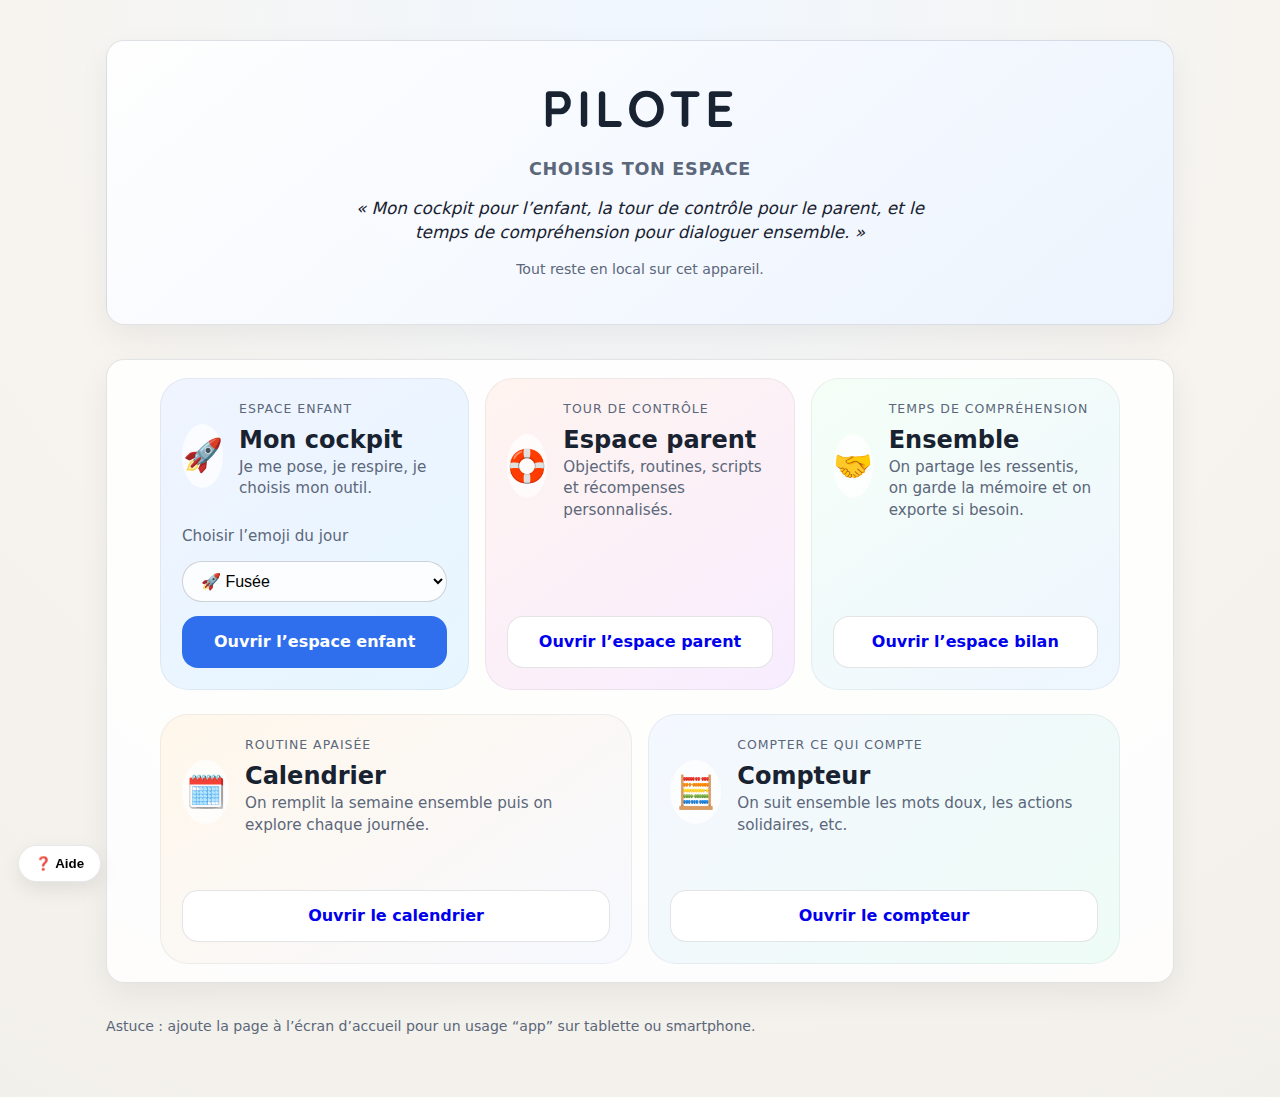
<file: index.html>
<!DOCTYPE html>
<html lang="fr">
<head>
  <meta charset="UTF-8" />
  <meta name="viewport" content="width=device-width, initial-scale=1.0" />
  <title>PILOTE – Accueil</title>
  <link rel="preconnect" href="https://fonts.googleapis.com" />
  <link rel="preconnect" href="https://fonts.gstatic.com" crossorigin />
  <link
    href="https://fonts.googleapis.com/css2?family=Quicksand:wght@500;600&display=swap"
    rel="stylesheet"
  />
  <link rel="stylesheet" href="styles.css" />
</head>

<body data-page="landing">
  <main class="container landing">
    <header class="card landing-hero">
      <h1 class="product-title">PILOTE</h1>
      <h2 class="hero-subtitle">Choisis ton espace</h2>
      <p class="tagline">
        « Mon cockpit pour l’enfant, la tour de contrôle pour le parent, et le temps de compréhension pour dialoguer
        ensemble. »
      </p>
      <p class="micro-copy">Tout reste en local sur cet appareil.</p>
    </header>

    <section class="card landing-portals" aria-label="Choix des espaces">
      <div class="portal-rows">
        <div class="portal-row portal-row-primary">
          <article class="portal portal-child">
            <div class="portal-header">
              <div class="portal-emoji" id="childEmojiDisplay" aria-hidden="true" data-emoji-size="48">🚀</div>
              <div>
                <p class="eyebrow">Espace enfant</p>
                <h2>Mon cockpit</h2>
                <p class="small">Je me pose, je respire, je choisis mon outil.</p>
              </div>
            </div>
            <label class="small" for="childEmojiSelect">Choisir l’emoji du jour</label>
            <select id="childEmojiSelect" class="emoji-select" aria-label="Emoji de l’espace enfant">
              <option value="🚀">🚀 Fusée</option>
              <option value="🪁">🪁 Cerf-volant</option>
              <option value="🦋">🦋 Papillon</option>
              <option value="🌈">🌈 Arc-en-ciel</option>
              <option value="🌙">🌙 Lune</option>
              <option value="🤖">🤖 Robot</option>
              <option value="👾">👾 Alien</option>
              <option value="😺">😺 Chat</option>
              <option value="🤡">🤡 Clown</option>
              <option value="👩‍🚒">👩‍🚒 Héros</option>
              <option value="🥷">🥷 Ninja</option>
              <option value="👸">👸 Princesse</option>
            </select>
            <a class="btn btn-primary" href="enfant.html">Ouvrir l’espace enfant</a>
          </article>

          <article class="portal portal-parent">
            <div class="portal-header">
              <div class="portal-emoji" aria-hidden="true">🛟</div>
              <div>
                <p class="eyebrow">Tour de contrôle</p>
                <h2>Espace parent</h2>
                <p class="small">Objectifs, routines, scripts et récompenses personnalisés.</p>
              </div>
            </div>
            <a class="btn" href="parent.html">Ouvrir l’espace parent</a>
          </article>

          <article class="portal portal-bilan">
            <div class="portal-header">
              <div class="portal-emoji" aria-hidden="true">🤝</div>
              <div>
                <p class="eyebrow">Temps de compréhension</p>
                <h2>Ensemble</h2>
                <p class="small">On partage les ressentis, on garde la mémoire et on exporte si besoin.</p>
              </div>
            </div>
            <a class="btn" href="bilan.html">Ouvrir l’espace bilan</a>
          </article>
        </div>

        <div class="portal-row portal-row-secondary">
          <article class="portal portal-calendar">
            <div class="portal-header">
              <div class="portal-emoji" aria-hidden="true">🗓️</div>
              <div>
                <p class="eyebrow">Routine apaisée</p>
                <h2>Calendrier</h2>
                <p class="small">On remplit la semaine ensemble puis on explore chaque journée.</p>
              </div>
            </div>
            <a class="btn" href="calendrier.html">Ouvrir le calendrier</a>
          </article>

          <article class="portal portal-counter">
            <div class="portal-header">
              <div class="portal-emoji" aria-hidden="true">🧮</div>
              <div>
                <p class="eyebrow">Compter ce qui compte</p>
                <h2>Compteur</h2>
                <p class="small">On suit ensemble les mots doux, les actions solidaires, etc.</p>
              </div>
            </div>
            <a class="btn" href="compteur.html">Ouvrir le compteur</a>
          </article>
        </div>
      </div>
    </section>

    <footer class="micro-copy landing-footer">
      Astuce : ajoute la page à l’écran d’accueil pour un usage “app” sur tablette ou smartphone.
    </footer>
  </main>

  <script src="app.js" defer></script>
</body>
</html>
</file>
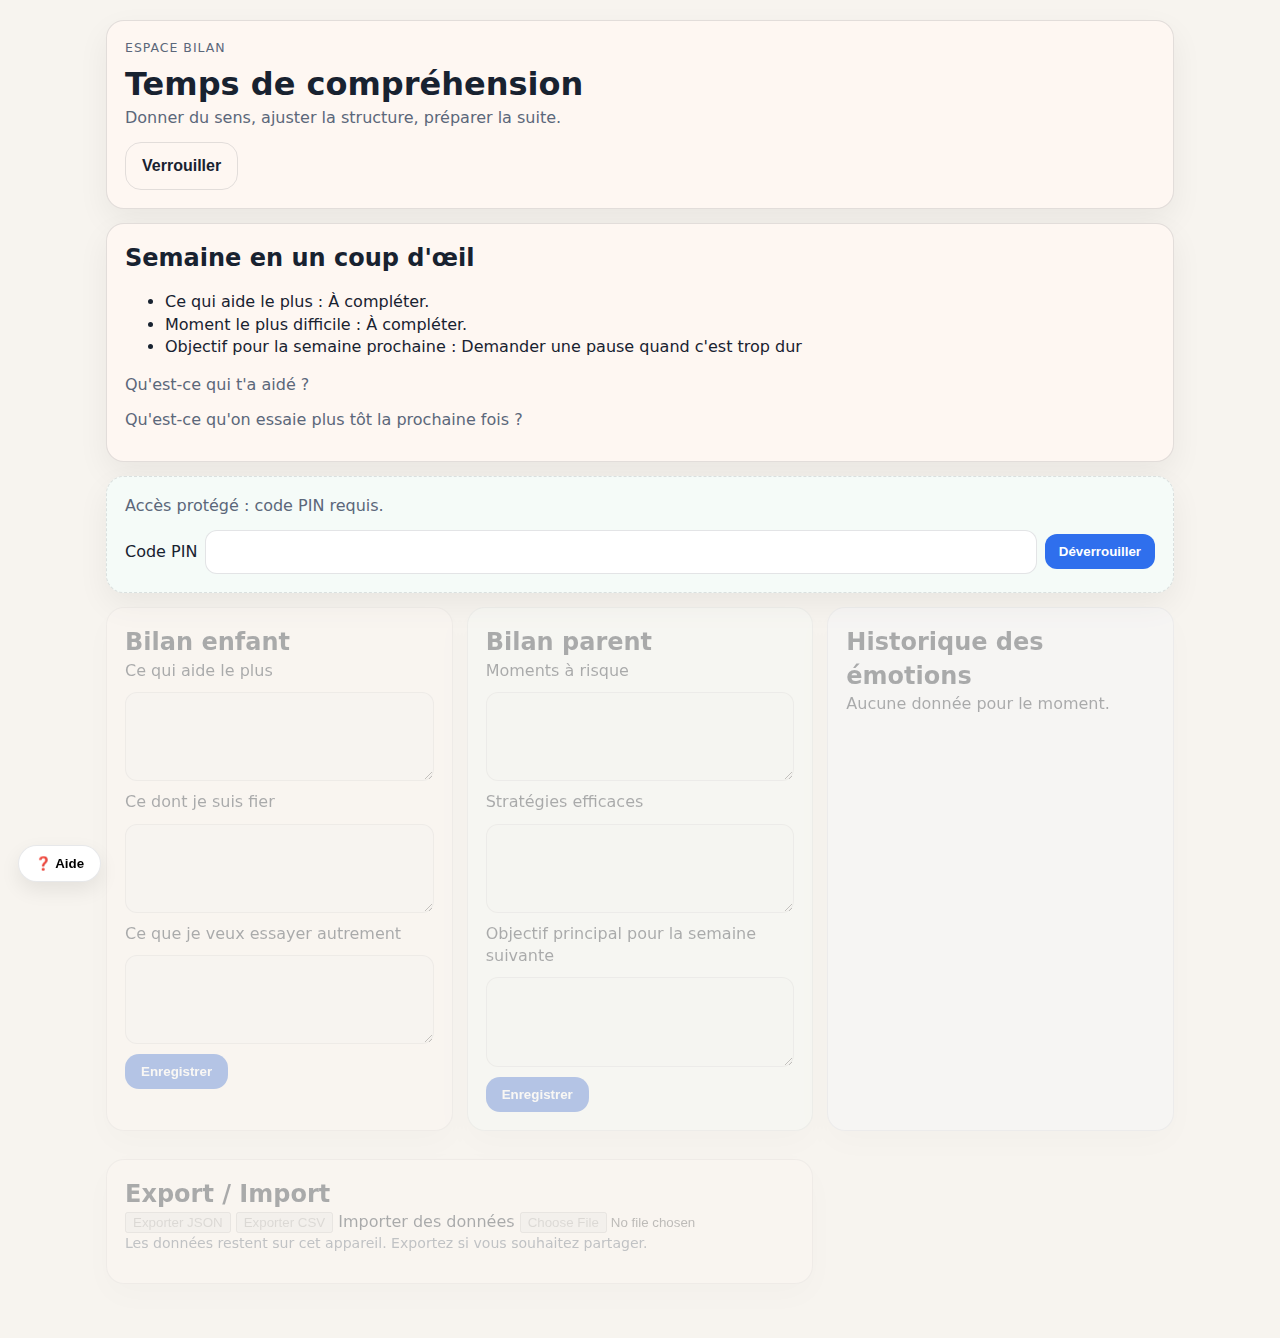
<file: bilan.html>
<!DOCTYPE html>
<html lang="fr">
<head>
  <meta charset="UTF-8" />
  <meta name="viewport" content="width=device-width, initial-scale=1.0" />
  <title>PILOTE – Espace bilan</title>
  <link rel="stylesheet" href="styles.css" />
</head>
<body data-page="bilan">
  <main class="container dashboard">
    <header class="card page-hero">
      <p class="eyebrow">Espace bilan</p>
      <h1>Temps de compréhension</h1>
      <p>Donner du sens, ajuster la structure, préparer la suite.</p>
      <button class="btn ghost" data-action="lock-bilan" type="button">Verrouiller</button>
    </header>

    <section class="card summary-card">
      <h2>Semaine en un coup d'œil</h2>
      <ul class="summary-list">
        <li>Ce qui aide le plus : <span id="summaryHelps">À compléter.</span></li>
        <li>Moment le plus difficile : <span id="summaryChallenge">À compléter.</span></li>
        <li>Objectif pour la semaine prochaine : <span id="summaryNext">À définir.</span></li>
      </ul>
      <div class="summary-questions">
        <p>Qu'est-ce qui t'a aidé ?</p>
        <p>Qu'est-ce qu'on essaie plus tôt la prochaine fois ?</p>
      </div>
    </section>

    <section class="card lock-banner" id="bilanLockBanner">
      <p>Accès protégé : code PIN requis.</p>
      <form id="bilanUnlockForm" class="pin-form">
        <label for="bilanPinInput">Code PIN</label>
        <input id="bilanPinInput" type="password" inputmode="numeric" maxlength="6" required />
        <button type="submit">Déverrouiller</button>
      </form>
    </section>

    <div class="grid lockable" id="bilanContent">
      <article class="card">
        <h2>Bilan enfant</h2>
        <form id="childReviewForm" class="stack-form">
          <label for="childHelps">Ce qui aide le plus</label>
          <textarea id="childHelps" rows="3"></textarea>
          <label for="childProud">Ce dont je suis fier</label>
          <textarea id="childProud" rows="3"></textarea>
          <label for="childTry">Ce que je veux essayer autrement</label>
          <textarea id="childTry" rows="3"></textarea>
          <button type="submit">Enregistrer</button>
        </form>
      </article>

      <article class="card">
        <h2>Bilan parent</h2>
        <form id="parentReviewForm" class="stack-form">
          <label for="parentRisks">Moments à risque</label>
          <textarea id="parentRisks" rows="3"></textarea>
          <label for="parentStrategies">Stratégies efficaces</label>
          <textarea id="parentStrategies" rows="3"></textarea>
          <label for="parentStructure">Objectif principal pour la semaine suivante</label>
          <textarea id="parentStructure" rows="3"></textarea>
          <button type="submit">Enregistrer</button>
        </form>
      </article>

      <article class="card">
        <h2>Historique des émotions</h2>
        <ul id="emotionHistory" class="history-list"></ul>
      </article>

      <article class="card span-2">
        <h2>Export / Import</h2>
        <div class="export-actions">
          <button id="exportJsonBtn" type="button">Exporter JSON</button>
          <button id="exportCsvBtn" type="button">Exporter CSV</button>
          <label class="import-label" for="importFile">Importer des données</label>
          <input id="importFile" type="file" accept="application/json" />
        </div>
        <p class="micro-copy">Les données restent sur cet appareil. Exportez si vous souhaitez partager.</p>
      </article>
    </div>
  </main>

  <div class="toast" id="toast" role="status" aria-live="polite"></div>
  <script src="app.js" defer></script>
</body>
</html>
</file>
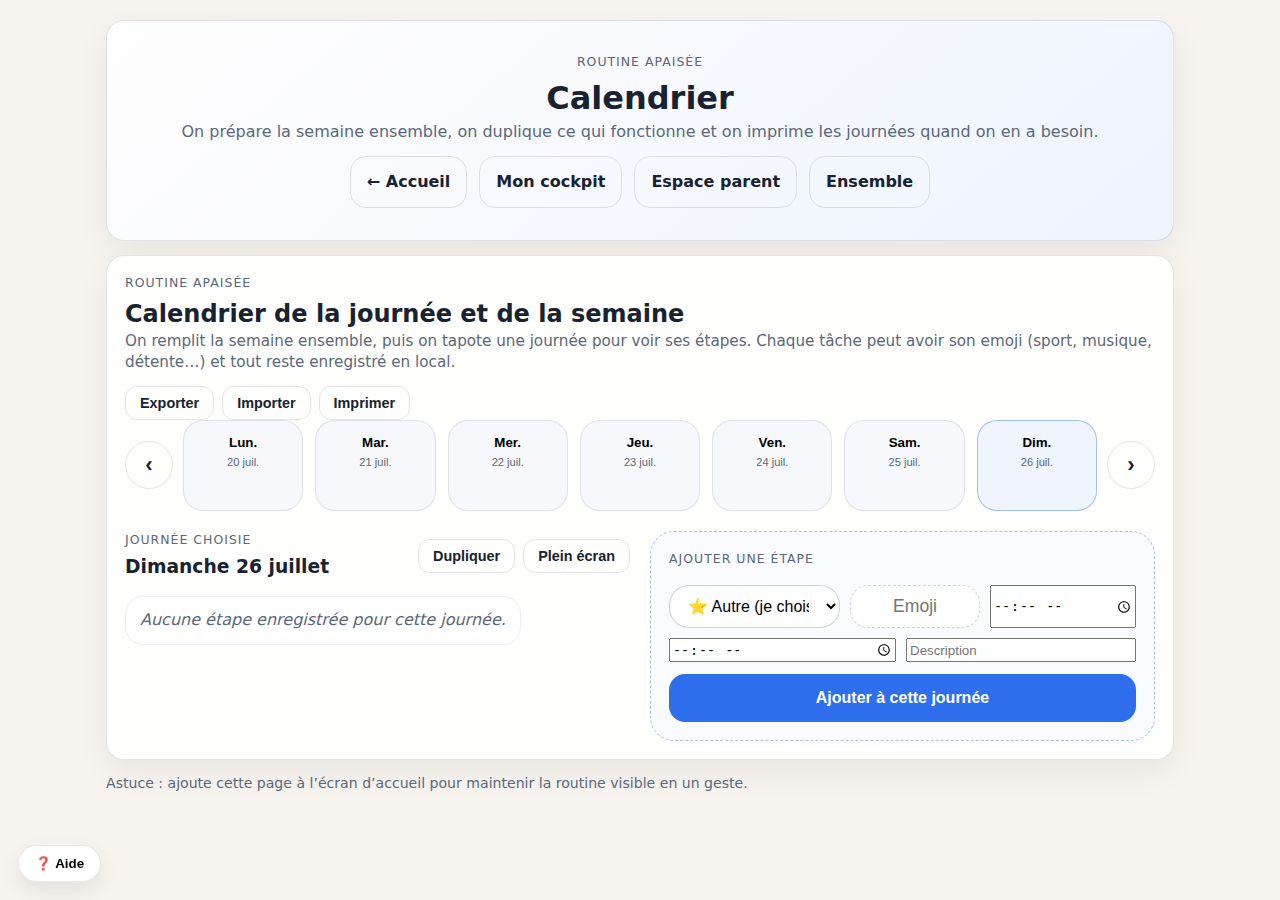
<file: calendrier.html>
<!DOCTYPE html>
<html lang="fr">
<head>
  <meta charset="UTF-8" />
  <meta name="viewport" content="width=device-width, initial-scale=1.0" />
  <title>PILOTE – Calendrier apaisé</title>
  <link rel="preconnect" href="https://fonts.googleapis.com" />
  <link rel="preconnect" href="https://fonts.gstatic.com" crossorigin />
  <link
    href="https://fonts.googleapis.com/css2?family=Quicksand:wght@500;600&display=swap"
    rel="stylesheet"
  />
  <link rel="stylesheet" href="styles.css" />
</head>

<body data-page="calendar">
  <main class="container calendar-page">
    <header class="card landing-hero calendar-hero">
      <p class="eyebrow">Routine apaisée</p>
      <h1>Calendrier</h1>
      <p>
        On prépare la semaine ensemble, on duplique ce qui fonctionne et on imprime les journées quand on en a besoin.
      </p>
      <nav class="row" aria-label="Navigation">
        <a class="btn ghost" href="index.html">← Accueil</a>
        <a class="btn ghost" href="enfant.html">Mon cockpit</a>
        <a class="btn ghost" href="parent.html">Espace parent</a>
        <a class="btn ghost" href="bilan.html">Ensemble</a>
      </nav>
    </header>

    <section class="card landing-calendar" aria-label="Organisation de la journée">
      <div class="calendar-header">
        <div>
          <p class="eyebrow">Routine apaisée</p>
          <h2>Calendrier de la journée et de la semaine</h2>
          <p class="small">
            On remplit la semaine ensemble, puis on tapote une journée pour voir ses étapes. Chaque tâche peut avoir son
            emoji (sport, musique, détente…) et tout reste enregistré en local.
          </p>
        </div>
        <div class="calendar-tools">
          <button type="button" class="btn ghost btn-small" id="exportCalendar">Exporter</button>
          <button type="button" class="btn ghost btn-small" id="importCalendar">Importer</button>
          <input type="file" id="importCalendarInput" accept="application/json" hidden />
          <button type="button" class="btn ghost btn-small" id="printWeekButton">Imprimer</button>
        </div>
      </div>

      <div class="calendar-week-nav">
        <button class="btn ghost calendar-nav" id="weekPrev" type="button" aria-label="Semaine précédente">‹</button>
        <div class="calendar-week" id="calendarWeek" aria-live="polite"></div>
        <button class="btn ghost calendar-nav" id="weekNext" type="button" aria-label="Semaine suivante">›</button>
      </div>

      <div class="calendar-day-view">
        <div class="day-column">
          <div class="day-header">
            <div>
              <p class="eyebrow">Journée choisie</p>
              <h3 id="selectedDayLabel">Aujourd’hui</h3>
            </div>
            <div class="day-header-actions">
              <button type="button" class="btn ghost btn-small" id="openCopyDay">Dupliquer</button>
              <button type="button" class="btn ghost btn-small" id="openDayFullscreen">
                Plein écran
              </button>
            </div>
          </div>
          <ul id="dayTaskList" class="calendar-tasks" aria-live="polite"></ul>
        </div>
        <form id="dayTaskForm" class="task-form">
          <p class="eyebrow">Ajouter une étape</p>
          <div class="task-fields">
            <label class="sr-only" for="taskEmoji">Emoji</label>
            <select id="taskEmoji" name="emoji" class="emoji-select" aria-label="Emoji de la tâche">
              <option value="custom">⭐️ Autre (je choisis l’emoji)</option>
              <optgroup label="Maison & routines">
                <option value="⏰">⏰ Réveil</option>
                <option value="🥐">🥐 Petit déjeuner</option>
                <option value="🍽️">🍽️ Déjeuner</option>
                <option value="🍪">🍪 Goûter</option>
                <option value="🍲">🍲 Souper</option>
                <option value="🚽">🚽 Toilette</option>
                <option value="🎒">🎒 Préparer l’école</option>
                <option value="🏠">🏠 Maison relais</option>
                <option value="🪥">🪥 Brossage de dents</option>
                <option value="🛁">🛁 Préparer le coucher</option>
                <option value="🌙">🌙 Coucher</option>
                <option value="☁️">☁️ Temps pour moi</option>
              </optgroup>
              <optgroup label="École & apprentissages">
                <option value="🏫">🏫 École</option>
                <option value="📚">📚 Lecture</option>
                <option value="📝">📝 Faire les devoirs</option>
              </optgroup>
              <optgroup label="Activités & détente">
                <option value="⚽️">⚽️ Sport</option>
                <option value="🏊">🏊 Piscine</option>
                <option value="🎵">🎵 Musique</option>
                <option value="🎨">🎨 Activité extra scolaire</option>
                <option value="🚶‍♂️">🚶‍♂️ Balade</option>
                <option value="🧘">🧘 Calme</option>
                <option value="🎮">🎮 Jeu</option>
              </optgroup>
            </select>
            <div id="customEmojiFields" class="custom-emoji-fields" aria-live="polite">
              <label class="sr-only" for="customEmojiInput">Emoji personnalisé</label>
              <input
                type="text"
                id="customEmojiInput"
                maxlength="3"
                placeholder="Emoji"
                aria-label="Emoji personnalisé"
              />
            </div>
            <label class="sr-only" for="taskTime">Heure</label>
            <input id="taskTime" name="time" type="time" />
            <label class="sr-only" for="taskEndTime">Fin</label>
            <input id="taskEndTime" name="endTime" type="time" placeholder="Fin" />
            <label class="sr-only" for="taskLabel">Description</label>
            <input id="taskLabel" name="label" type="text" placeholder="Description" maxlength="60" required />
          </div>
          <button type="submit" class="btn btn-primary">Ajouter à cette journée</button>
        </form>
      </div>
    </section>

    <div id="dayFullscreen" class="day-fullscreen" hidden aria-hidden="true">
      <div class="day-fullscreen-panel" role="dialog" aria-modal="true" aria-labelledby="fullscreenDayLabel">
        <button type="button" class="day-fullscreen-close" aria-label="Fermer la vue journée" id="closeDayFullscreen">
          ×
        </button>
        <p class="eyebrow">Journée complète</p>
        <h3 id="fullscreenDayLabel">Aujourd’hui</h3>
        <div class="day-fullscreen-toolbar">
          <button type="button" class="btn ghost btn-small" id="printFullscreenDay">Imprimer cette vue</button>
        </div>
        <ul id="dayTaskFullscreenList" class="calendar-tasks calendar-tasks-stack"></ul>
      </div>
    </div>

    <div id="copyDayModal" class="day-copy-modal" hidden aria-hidden="true">
      <div class="day-copy-panel" role="dialog" aria-modal="true" aria-labelledby="copyDayTitle">
        <button type="button" class="day-fullscreen-close" aria-label="Fermer la copie" id="closeCopyDay">
          ×
        </button>
        <p class="eyebrow">Copier cette journée</p>
        <h3 id="copyDayTitle">Choisis les jours à remplir</h3>
        <form id="copyDayForm">
          <section class="copy-section">
            <p class="micro-copy">Cette semaine</p>
            <div id="copyWeekTargets" class="copy-day-targets"></div>
          </section>
          <section class="copy-section">
            <div class="copy-month-header">
              <div>
                <label for="copyMonthInput" class="small">Ajouter un mois</label>
                <input type="month" id="copyMonthInput" />
              </div>
              <button type="button" class="btn ghost btn-small" id="addCopyMonth">Ajouter ce mois</button>
            </div>
            <div id="copyMonthList" class="copy-month-list"></div>
          </section>
          <p class="micro-copy">
            Les routines sélectionnées remplaceront les étapes déjà présentes sur ces journées (tu pourras ensuite
            ajuster).
          </p>
          <div class="copy-day-actions">
            <button type="button" class="btn ghost" id="applyYearButton">Enregistrer à l’année</button>
            <button type="button" class="btn ghost" id="cancelCopyDay">Annuler</button>
            <button type="submit" class="btn btn-primary">Appliquer</button>
          </div>
        </form>
      </div>
    </div>

    <div id="printOptionsModal" class="day-copy-modal" hidden aria-hidden="true">
      <div class="day-copy-panel">
        <button type="button" class="day-fullscreen-close" aria-label="Fermer l’impression" id="closePrintModal">
          ×
        </button>
        <p class="eyebrow">Choisir ce que tu imprimes</p>
        <h3>Calendrier apaisé</h3>
        <label for="printDaySelect" class="small">Jour à imprimer</label>
        <select id="printDaySelect"></select>
        <div class="copy-day-actions">
          <button type="button" class="btn ghost" id="cancelPrintModal">Annuler</button>
          <button type="button" class="btn ghost" id="printDaySubmit">Imprimer cette journée</button>
          <button type="button" class="btn btn-primary" id="printWeekSubmit">Imprimer la semaine</button>
        </div>
      </div>
    </div>

    <footer class="micro-copy landing-footer">
      Astuce : ajoute cette page à l’écran d’accueil pour maintenir la routine visible en un geste.
    </footer>
  </main>

  <div class="toast" id="toast" role="status" aria-live="polite"></div>
  <script src="app.js" defer></script>
</body>
</html>
</file>
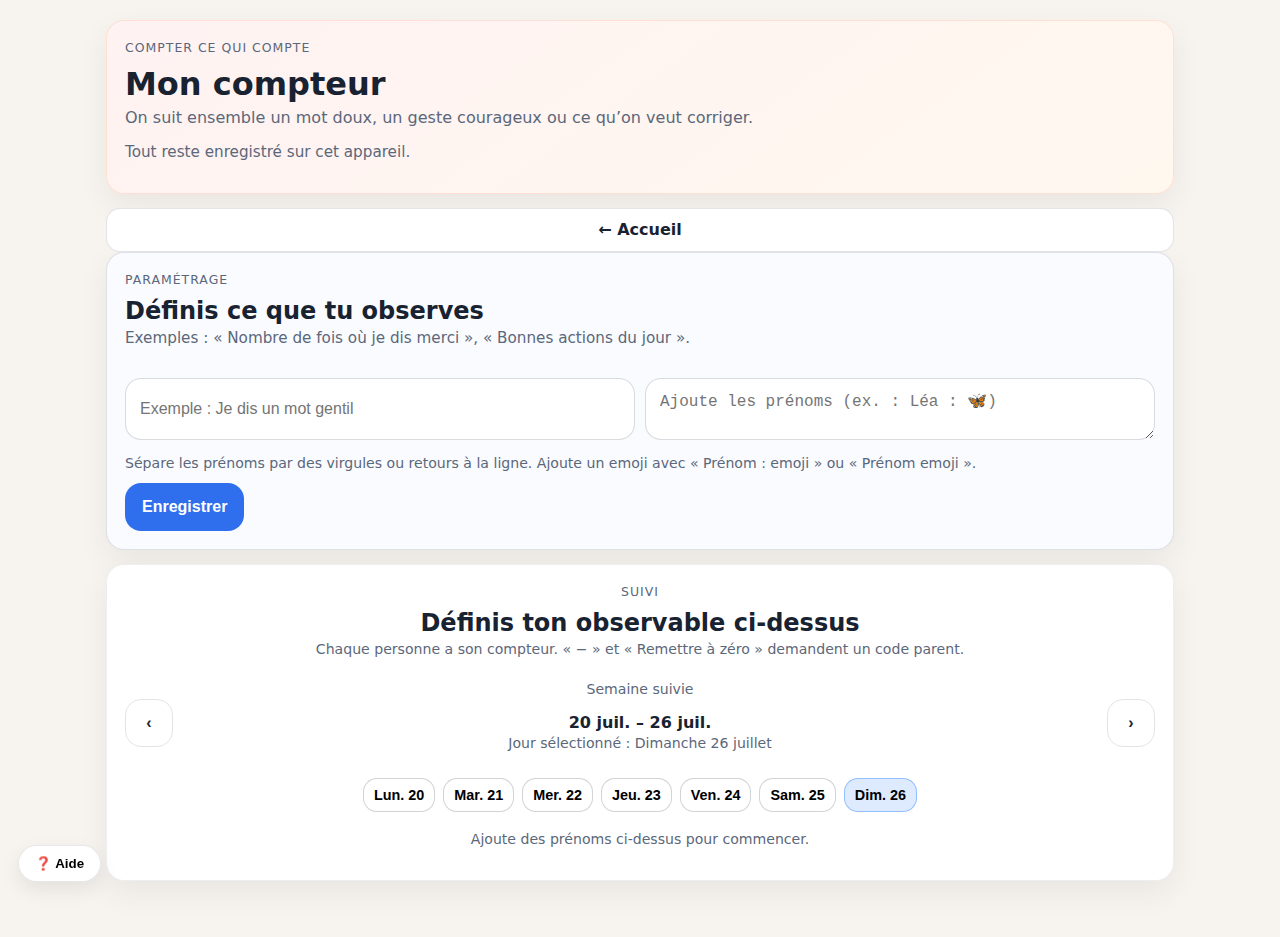
<file: compteur.html>
<!DOCTYPE html>
<html lang="fr">
<head>
  <meta charset="UTF-8" />
  <meta name="viewport" content="width=device-width, initial-scale=1.0" />
  <title>PILOTE – Compteur</title>
  <link rel="preconnect" href="https://fonts.googleapis.com" />
  <link rel="preconnect" href="https://fonts.gstatic.com" crossorigin />
  <link
    href="https://fonts.googleapis.com/css2?family=Quicksand:wght@500;600&display=swap"
    rel="stylesheet"
  />
  <link rel="stylesheet" href="styles.css" />
</head>

<body data-page="counter">
  <main class="container counter-page">
    <header class="card counter-hero">
      <div>
        <p class="eyebrow">Compter ce qui compte</p>
        <h1>Mon compteur</h1>
        <p>On suit ensemble un mot doux, un geste courageux ou ce qu’on veut corriger.</p>
        <p class="small">Tout reste enregistré sur cet appareil.</p>
      </div>
    </header>

    <nav class="child-nav" aria-label="Navigation">
      <a href="index.html" class="nav-pill">← Accueil</a>
    </nav>

    <section class="card counter-config" aria-labelledby="counterConfigTitle" id="counterConfigCard">
      <div class="card-head">
        <div>
          <p class="eyebrow">Paramétrage</p>
          <h2 id="counterConfigTitle">Définis ce que tu observes</h2>
          <p class="small">Exemples : « Nombre de fois où je dis merci », « Bonnes actions du jour ».</p>
        </div>
      </div>
      <form id="counterLabelForm" class="counter-form">
        <label class="sr-only" for="counterLabelInput">Observable à suivre</label>
        <input
          type="text"
          id="counterLabelInput"
          maxlength="80"
          placeholder="Exemple : Je dis un mot gentil"
          autocomplete="off"
        />
        <label class="sr-only" for="counterParticipantsInput">Prénoms observés</label>
        <textarea
          id="counterParticipantsInput"
          rows="2"
          placeholder="Ajoute les prénoms (ex. : Léa : 🦋)"
        ></textarea>
        <p class="micro-copy counter-tip">
          Sépare les prénoms par des virgules ou retours à la ligne. Ajoute un emoji avec « Prénom : emoji » ou « Prénom emoji ».
        </p>
        <button class="btn btn-primary" type="submit">Enregistrer</button>
      </form>
    </section>

    <section class="card counter-display" aria-live="polite">
      <p class="eyebrow">Suivi</p>
      <h2 id="counterDisplayLabel">Définis ton observable ci-dessus</h2>
      <p class="micro-copy">Chaque personne a son compteur. « − » et « Remettre à zéro » demandent un code parent.</p>
      <div class="counter-week-nav">
        <button class="btn ghost counter-week-btn" type="button" id="counterWeekPrev" aria-label="Semaine précédente">‹</button>
        <div>
          <p class="micro-copy">Semaine suivie</p>
          <strong id="counterWeekLabel">Aujourdhui</strong>
          <p class="micro-copy">Jour sélectionné : <span id="counterSelectedDayLabel">—</span></p>
        </div>
        <button class="btn ghost counter-week-btn" type="button" id="counterWeekNext" aria-label="Semaine suivante">›</button>
      </div>
      <ul class="counter-week-days" id="counterWeekDays" aria-label="Sélection du jour de suivi"></ul>
      <button class="btn ghost counter-edit-btn" type="button" id="counterEditButton">Modifier les paramètres</button>
      <div class="counter-list" id="counterList" aria-live="polite"></div>
    </section>
  </main>

  <div class="toast" id="toast" role="status" aria-live="polite"></div>
  <script src="app.js" defer></script>
</body>
</html>
</file>
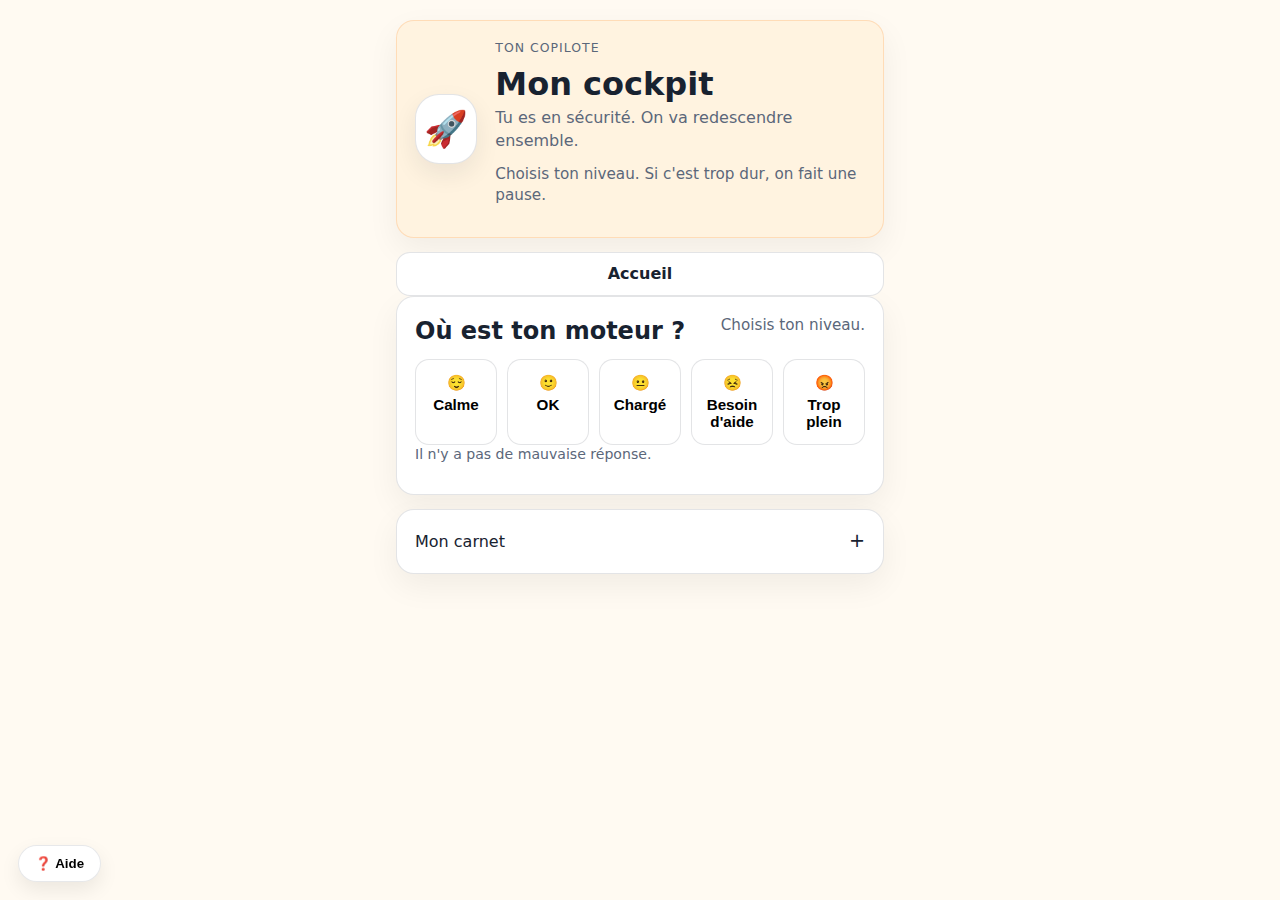
<file: enfant.html>
<!DOCTYPE html>
<html lang="fr">
<head>
  <meta charset="UTF-8" />
  <meta name="viewport" content="width=device-width, initial-scale=1.0" />
  <title>PILOTE – Mon cockpit</title>
  <link rel="stylesheet" href="styles.css" />
</head>

<body data-page="child">
  <main class="container child">
    <header class="card child-hero">
      <div class="child-identity">
        <div class="child-emoji-badge" id="childEmojiBadge" aria-hidden="true" data-emoji-size="64">🚀</div>
        <div>
          <p class="eyebrow">Ton copilote</p>
          <h1>Mon cockpit</h1>
          <p>Tu es en sécurité. On va redescendre ensemble.</p>
          <p class="small">Choisis ton niveau. Si c'est trop dur, on fait une pause.</p>
        </div>
      </div>
    </header>

    <nav class="child-nav" aria-label="Navigation">
      <a href="index.html" class="nav-pill">Accueil</a>
    </nav>

    <section class="card" aria-labelledby="meterTitle">
      <div class="card-head">
        <h2 id="meterTitle">Où est ton moteur ?</h2>
        <p class="small" id="levelStatus">Choisis ton niveau pour continuer.</p>
      </div>

      <div class="meter" role="group" aria-label="Baromètre des émotions">
        <button type="button" data-level="1"><span aria-hidden="true">😌</span><strong>Calme</strong></button>
        <button type="button" data-level="2"><span aria-hidden="true">🙂</span><strong>OK</strong></button>
        <button type="button" data-level="3"><span aria-hidden="true">😐</span><strong>Chargé</strong></button>
        <button type="button" data-level="4"><span aria-hidden="true">😣</span><strong>Besoin d'aide</strong></button>
        <button type="button" data-level="5"><span aria-hidden="true">😡</span><strong>Trop plein</strong></button>
      </div>

      <p class="micro-copy meter-note">Il n'y a pas de mauvaise réponse.</p>
    </section>

    <section class="card pause-card" id="pauseCard" hidden>
      <div>
        <h2>Je me mets en pause</h2>
        <p class="small">Demander une pause, c'est une compétence.</p>
        <p class="micro-copy">Chaque pause demandée = +1 jeton.</p>
      </div>
      <button class="btn btn-primary big-pause" id="pauseButton" type="button">
        🛑 Je me mets en pause
      </button>
    </section>

    <section class="card tool-card" id="toolCard" hidden>
      <div class="card-head">
        <h2>Mes freins (choisis-en un)</h2>
        <p class="small">Celui qui t'aide le plus maintenant.</p>
      </div>

      <button id="tool-breath" class="btn breath-trigger" type="button">
        🌬️ Respirer avec la sphère
      </button>

      <div class="tools" id="toolList"></div>
    </section>

    <details class="carnet" id="childCarnet">
      <summary class="card">Mon carnet</summary>

      <div class="carnet-content">
        <article class="card nested-card">
          <div class="card-head">
            <h3>Mon objectif du moment</h3>
            <button class="btn ghost" id="resetObjectivesBtn" type="button">Réinitialiser</button>
          </div>

          <p class="small" id="focusSummary"></p>
          <ul id="objectiveList" class="objective-list"></ul>
        </article>

        <article class="card nested-card">
          <div class="card-head">
            <h3>Mes jetons</h3>
            <p class="token-count" id="tokenCount">0</p>
          </div>
          <ul id="badgeList" class="badge-list"></ul>
        </article>

        <article class="card nested-card">
          <div class="card-head">
            <h3>Ma récompense (quand je suis prêt)</h3>
            <span class="small">Validée par mon parent ✅</span>
          </div>
          <p class="reward-text">Je vise : <span id="rewardOfDay"></span></p>
        </article>
      </div>
    </details>
  </main>

  <!-- modal respiration -->
  <div id="breath-modal" class="modal" hidden>
    <div class="modal-card" role="dialog" aria-modal="true" aria-label="Respiration guidée">
      <div id="breath-sphere" class="breath-sphere" aria-hidden="true"></div>
      <p id="breath-label" class="breath-label">Inspire…</p>
      <button id="breath-close" class="btn btn-primary" type="button">J'ai fini</button>
    </div>
  </div>

  <!-- toast -->
  <div class="toast" id="toast" role="status" aria-live="polite"></div>

  <!-- JS (sans defer puisque déjà en bas) -->
  <script src="app.js"></script>
</body>
</html>
</file>
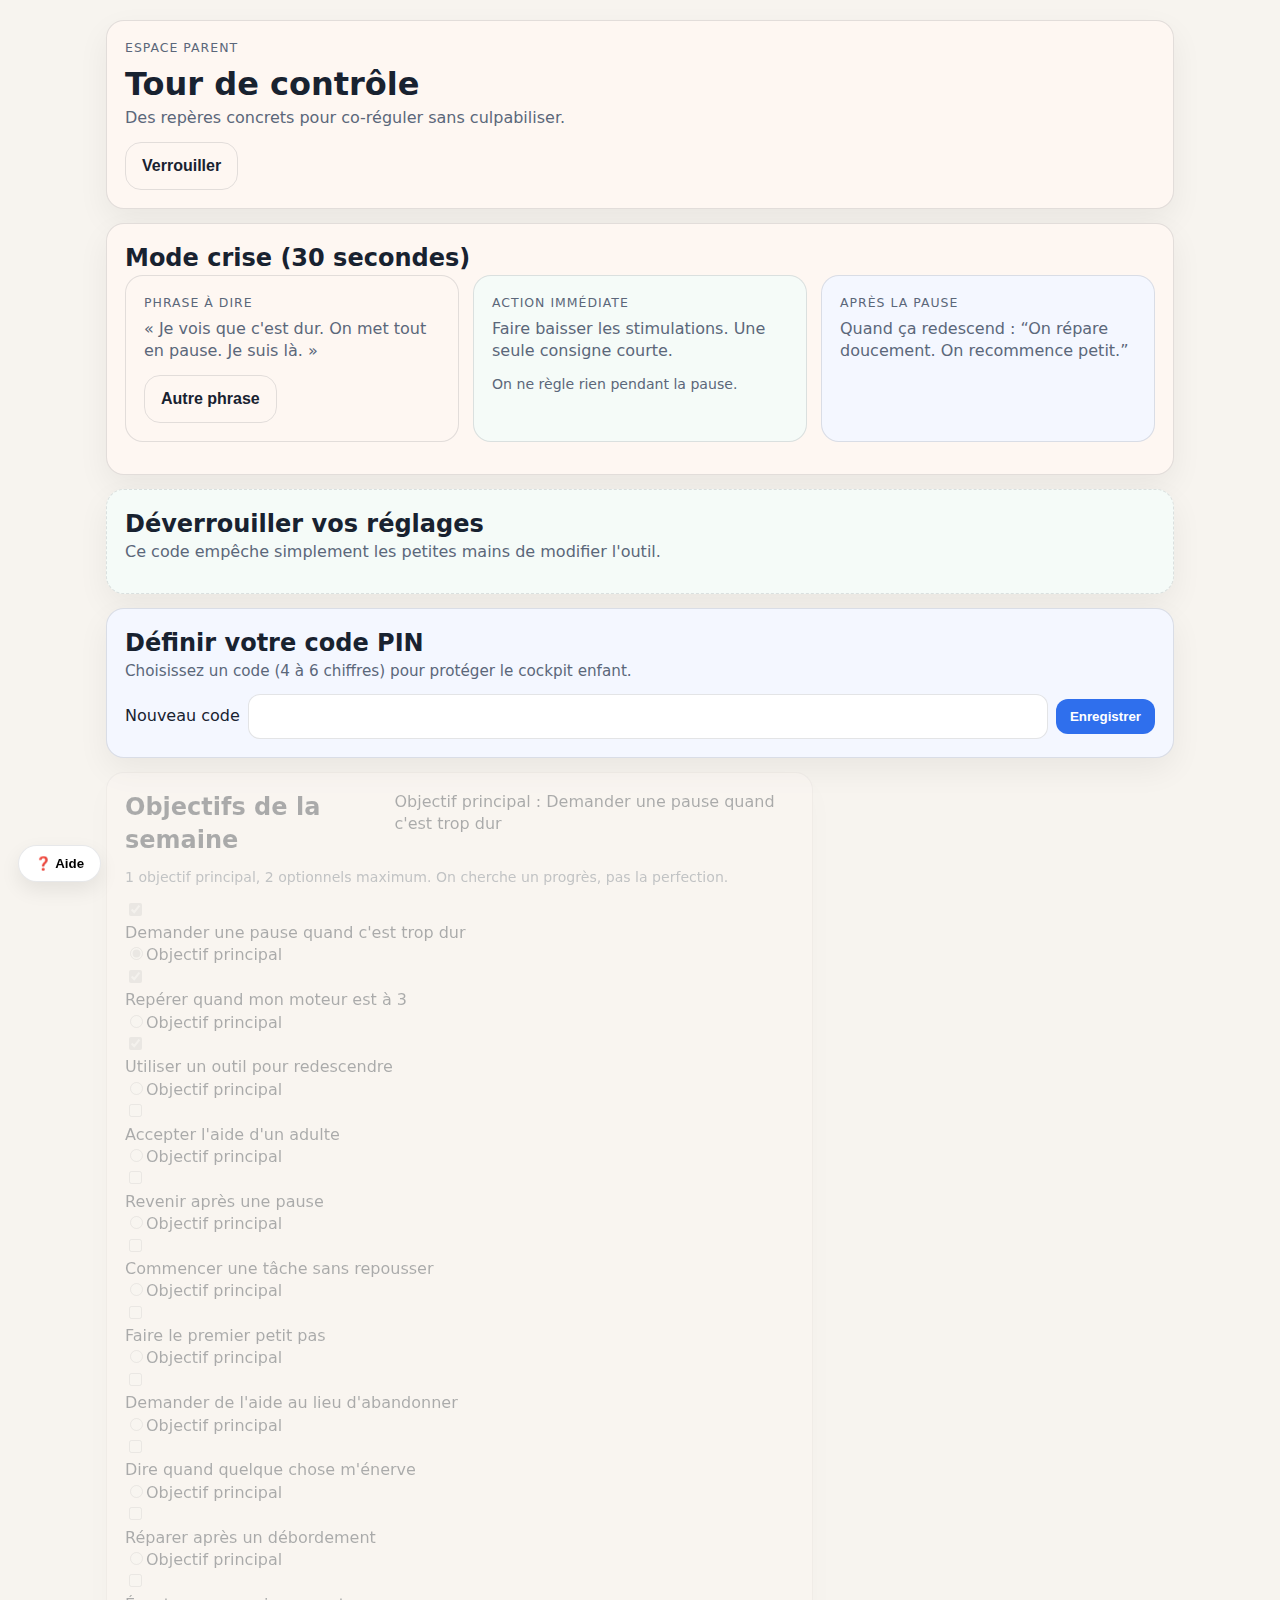
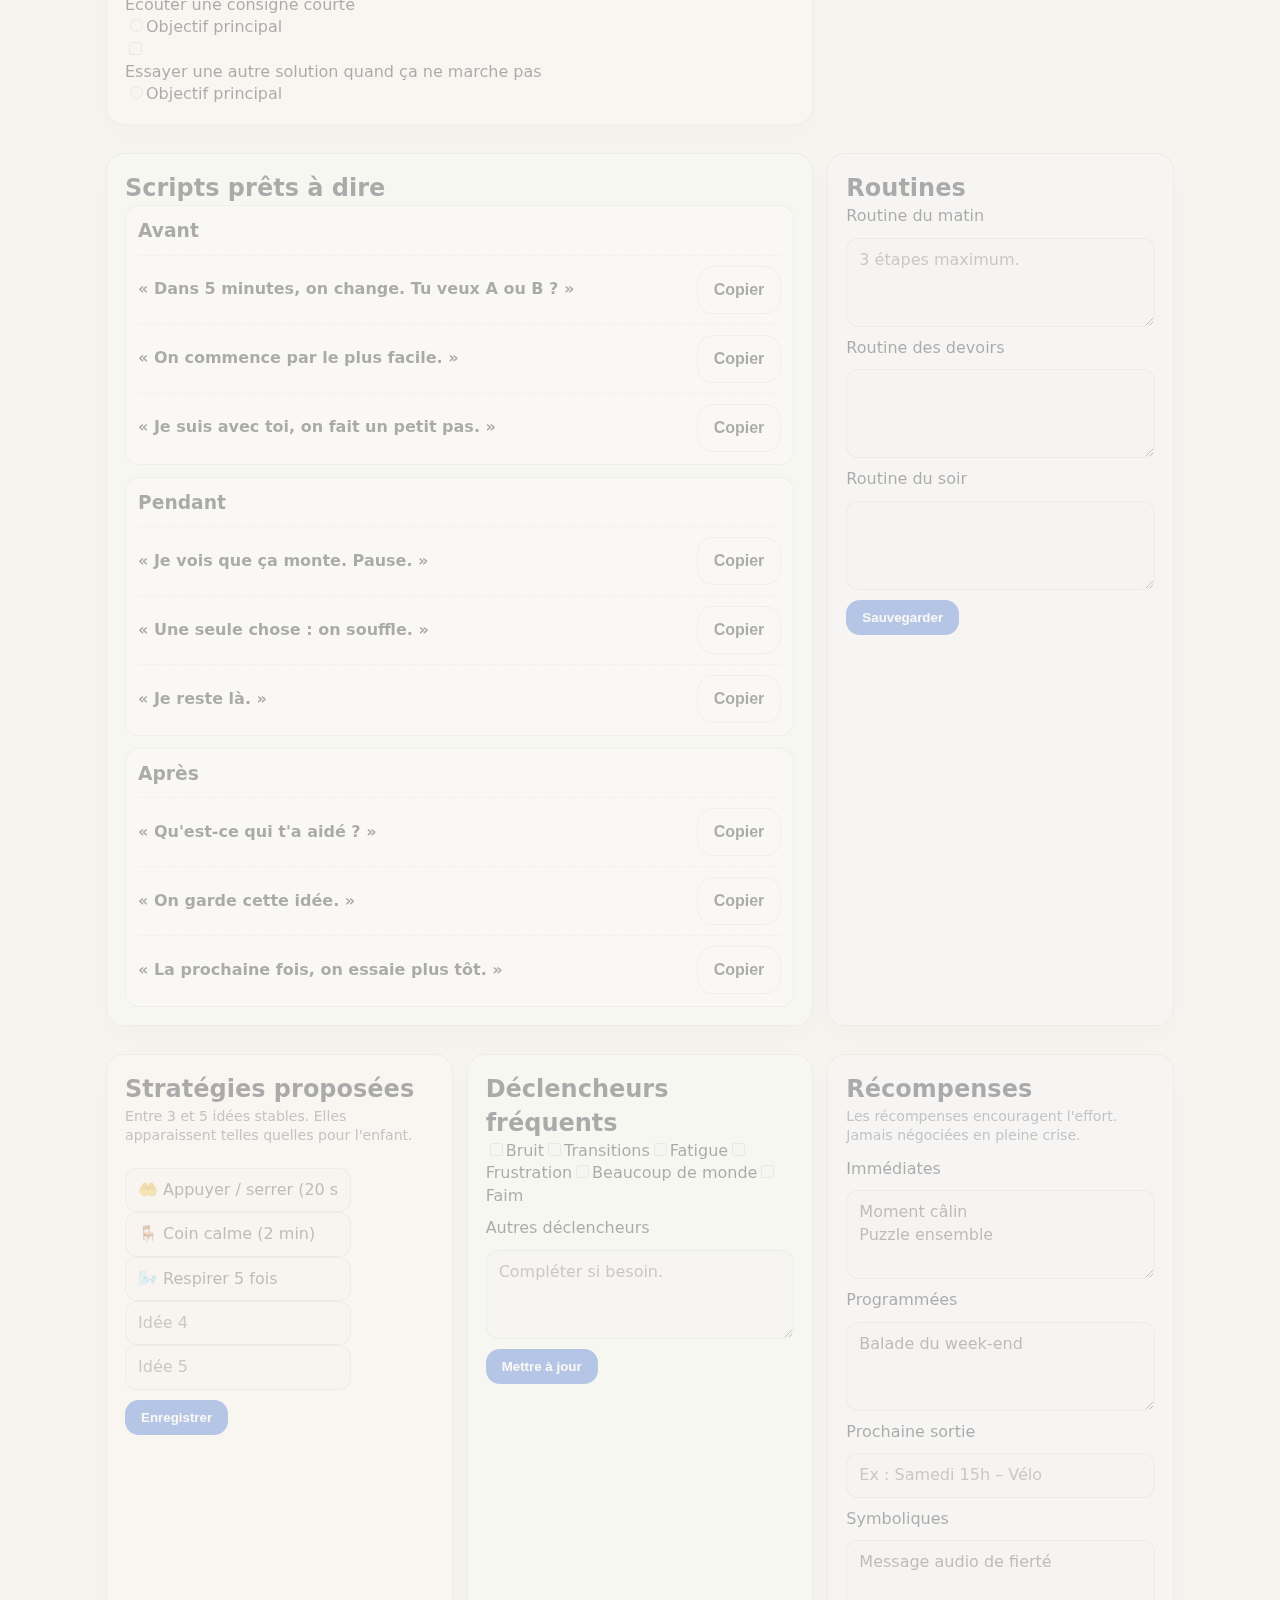
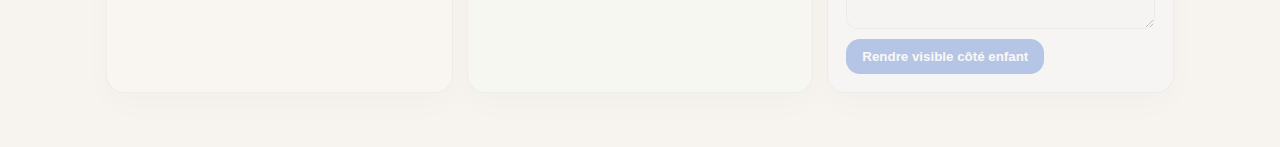
<file: parent.html>
<!DOCTYPE html>
<html lang="fr">
<head>
  <meta charset="UTF-8" />
  <meta name="viewport" content="width=device-width, initial-scale=1.0" />
  <title>PILOTE – Tour de contrôle</title>
  <link rel="stylesheet" href="styles.css" />
</head>
<body data-page="parent">
  <main class="container dashboard">
    <header class="card page-hero">
      <p class="eyebrow">Espace parent</p>
      <h1>Tour de contrôle</h1>
      <p>Des repères concrets pour co-réguler sans culpabiliser.</p>
      <button class="btn ghost" data-action="lock-parent" type="button">Verrouiller</button>
    </header>

    <section class="card crisis-block">
      <h2>Mode crise (30 secondes)</h2>
      <div class="grid">
        <article class="card nested-card">
          <p class="eyebrow">Phrase à dire</p>
          <p id="crisisPhrase" class="crisis-text">« Je vois que c'est dur. On met tout en pause. Je suis là. »</p>
          <button class="btn ghost" id="crisisPhraseBtn" type="button">Autre phrase</button>
        </article>

        <article class="card nested-card">
          <p class="eyebrow">Action immédiate</p>
          <p id="crisisDo" class="crisis-text"></p>
          <p class="micro-copy">On ne règle rien pendant la pause.</p>
        </article>

        <article class="card nested-card">
          <p class="eyebrow">Après la pause</p>
          <p id="crisisAfter" class="crisis-text"></p>
        </article>
      </div>
    </section>

    <section class="card lock-banner" id="parentLockBanner">
      <h2>Déverrouiller vos réglages</h2>
      <p>Ce code empêche simplement les petites mains de modifier l'outil.</p>
      <form id="parentUnlockForm" class="pin-form">
        <label for="parentPinInput">Votre code</label>
        <input id="parentPinInput" type="password" inputmode="numeric" maxlength="6" required />
        <button type="submit">Ouvrir</button>
      </form>
    </section>

    <section class="card" id="pinSetupPanel">
      <h2>Définir votre code PIN</h2>
      <p class="small">Choisissez un code (4 à 6 chiffres) pour protéger le cockpit enfant.</p>
      <form id="pinSetupForm" class="pin-form">
        <label for="pinSetupInput">Nouveau code</label>
        <input id="pinSetupInput" type="password" inputmode="numeric" minlength="4" maxlength="6" required />
        <button type="submit">Enregistrer</button>
      </form>
    </section>

    <div class="grid lockable" id="parentContent">
      <article class="card span-2">
        <div class="card-head">
          <h2>Objectifs de la semaine</h2>
          <div class="primary-badge" id="primaryObjectiveBadge">Aucun objectif principal</div>
        </div>
        <p class="micro-copy">1 objectif principal, 2 optionnels maximum. On cherche un progrès, pas la perfection.</p>
        <div class="objective-choices" id="objectiveChoices"></div>
      </article>

      <article class="card span-2">
        <h2>Scripts prêts à dire</h2>
        <div class="scripts" id="scriptList"></div>
      </article>

      <article class="card">
        <h2>Routines</h2>
        <form id="routineForm" class="stack-form">
          <label>Routine du matin</label>
          <textarea data-routine="morning" rows="3" placeholder="3 étapes maximum."></textarea>

          <label>Routine des devoirs</label>
          <textarea data-routine="homework" rows="3"></textarea>

          <label>Routine du soir</label>
          <textarea data-routine="evening" rows="3"></textarea>

          <button type="submit">Sauvegarder</button>
        </form>
      </article>

      <article class="card">
        <h2>Stratégies proposées</h2>
        <form id="strategyForm" class="stack-form">
          <p class="micro-copy">Entre 3 et 5 idées stables. Elles apparaissent telles quelles pour l'enfant.</p>
          <div class="field-group" id="strategyFields"></div>
          <button type="submit">Enregistrer</button>
        </form>
      </article>

      <article class="card">
        <h2>Déclencheurs fréquents</h2>
        <form id="triggerForm" class="stack-form">
          <div class="trigger-options" id="triggerOptions"></div>

          <label for="triggerOtherInput">Autres déclencheurs</label>
          <textarea id="triggerOtherInput" rows="3" placeholder="Compléter si besoin."></textarea>

          <button type="submit">Mettre à jour</button>
        </form>
      </article>

      <article class="card">
        <h2>Récompenses</h2>
        <p class="micro-copy">Les récompenses encouragent l'effort. Jamais négociées en pleine crise.</p>
        <form id="rewardForm" class="stack-form">
          <label>Immédiates</label>
          <textarea data-reward="immediate" rows="3" placeholder="Moment câlin, puzzle, jeu calme..."></textarea>

          <label>Programmées</label>
          <textarea data-reward="planned" rows="3" placeholder="Balade, vélo, cinéma..."></textarea>

          <label for="plannedNextInput">Prochaine sortie</label>
          <input id="plannedNextInput" type="text" placeholder="Ex : Samedi 15h – Vélo" />

          <label>Symboliques</label>
          <textarea data-reward="symbolic" rows="3" placeholder="Badges, messages..."></textarea>

          <button type="submit">Rendre visible côté enfant</button>
        </form>
      </article>
    </div>
  </main>

  <div class="toast" id="toast" role="status" aria-live="polite"></div>
  <script src="app.js" defer></script>
</body>
</html>
</file>
<file: styles.css>
:root {
  --bg: #f7f4ef;
  --card: #ffffff;
  --text: #182230;
  --muted: #5b677a;
  --border: rgba(24, 34, 48, 0.12);
  --primary: #2f6fed;
  --primary-dark: #194fc8;
  --accent: #f4a261;
  --danger: #d64545;
  --success: #2ab09d;

  --shadow: 0 12px 32px rgba(0, 0, 0, 0.06);
  --radius: 18px;
}

* { box-sizing: border-box; }

[hidden] { display: none !important; }

body {
  margin: 0;
  font-family: system-ui, -apple-system, 'Segoe UI', sans-serif;
  background: var(--bg);
  color: var(--text);
  line-height: 1.4;
}

body[data-page="child"] { background: #fffaf2; }

.container {
  max-width: 1100px;
  margin: 0 auto;
  padding: 20px 16px 40px;
}

body[data-page="child"] .container {
  max-width: 520px;
}

body[data-page="landing"] .container {
  max-width: 1100px;
  padding-top: 40px;
  padding-bottom: 60px;
}

.card {
  background: var(--card);
  border: 1px solid var(--border);
  border-radius: var(--radius);
  padding: 18px;
  box-shadow: var(--shadow);
  margin-bottom: 14px;
}

.card.nested-card { box-shadow: none; }

.card-head {
  display: flex;
  align-items: flex-start;
  justify-content: space-between;
  gap: 12px;
  margin-bottom: 10px;
}

h1, h2, h3 { margin: 0; color: var(--text); }

p { margin: 0 0 12px; color: var(--muted); }

.small {
  font-size: 0.95rem;
  color: var(--muted);
}

.micro-copy {
  font-size: 0.88rem;
  color: var(--muted);
}

.eyebrow {
  text-transform: uppercase;
  font-size: 0.78rem;
  letter-spacing: 0.08em;
  color: var(--muted);
  margin-bottom: 6px;
}

.row {
  display: flex;
  gap: 12px;
  flex-wrap: wrap;
  justify-content: center;
}
/* Buttons */
.btn {
  border: 1px solid var(--border);
  background: #fff;
  border-radius: 16px;
  padding: 14px 16px;
  font-size: 1rem;
  font-weight: 700;
  cursor: pointer;
  transition: transform 0.12s ease, background 0.2s ease, border-color 0.2s ease;
}

.btn:active { transform: scale(0.98); }

.btn-primary {
  border-color: transparent;
  background: var(--primary);
  color: #fff;
}

.btn-primary:hover { background: var(--primary-dark); }

.btn.ghost {
  background: transparent;
  border-color: var(--border);
  color: var(--text);
}

.btn.subtle {
  border-style: dashed;
  color: var(--muted);
}

a.btn { text-decoration: none; display: inline-flex; align-items: center; justify-content: center; }

.btn-small {
  padding: 8px 14px;
  border-radius: 12px;
  font-size: 0.9rem;
}

/* Landing */
body[data-page="landing"] {
  background: radial-gradient(circle at top, #f0f7ff 0%, #f7f4ef 50%, #f2f0ea 100%);
}

.landing {
  display: flex;
  flex-direction: column;
  gap: 20px;
}

.landing-hero {
  text-align: center;
  background: linear-gradient(140deg, rgba(255, 255, 255, 0.9), rgba(236, 244, 255, 0.9));
  padding: 32px 24px;
}

.landing-hero .product-title {
  font-size: clamp(2.6rem, 4vw, 3.6rem);
  letter-spacing: 0.08em;
  font-family: 'Quicksand', 'Trebuchet MS', sans-serif;
}

.landing-hero h2 {
  margin-top: 12px;
  font-size: 1.1rem;
  letter-spacing: 0.04em;
  text-transform: uppercase;
  color: var(--muted);
}

.landing-hero .tagline {
  font-size: 1.05rem;
  color: var(--text);
  margin: 16px auto;
  max-width: 620px;
  font-style: italic;
}

.landing-portals {
  background: rgba(255, 255, 255, 0.86);
}

.portal-rows {
  display: flex;
  flex-direction: column;
  gap: 24px;
}

.portal-row {
  width: 100%;
}

.portal-row-primary,
.portal-row-secondary {
  max-width: 960px;
  margin: 0 auto;
  width: 100%;
}

.portal-row-primary {
  display: grid;
  gap: 16px;
  grid-template-columns: repeat(auto-fit, minmax(240px, 1fr));
}

.portal-row-primary .portal {
  width: 100%;
}

.portal-row-secondary {
  display: grid;
  gap: 16px;
  grid-template-columns: repeat(auto-fit, minmax(300px, 1fr));
}

.portal {
  border-radius: 28px;
  padding: 22px;
  min-height: 250px;
  display: flex;
  flex-direction: column;
  gap: 14px;
  border: none;
  box-shadow: inset 0 0 0 1px rgba(24, 34, 48, 0.06);
}

.portal-child { background: linear-gradient(145deg, #f0f4ff, #e6f6ff); }
.portal-parent { background: linear-gradient(145deg, #fff4ef, #f8edff); }
.portal-bilan { background: linear-gradient(145deg, #f5fff7, #eef6ff); }
.portal-calendar { background: linear-gradient(145deg, #fff7eb, #f7f9ff); }

.portal-header {
  display: flex;
  align-items: center;
  gap: 16px;
}

.portal-emoji {
  width: 64px;
  height: 64px;
  border-radius: 50%;
  background: rgba(255, 255, 255, 0.7);
  display: flex;
  align-items: center;
  justify-content: center;
  font-size: 2rem;
}

.portal .btn { margin-top: auto; }

.emoji-select {
  border-radius: 20px;
  border: 1px solid rgba(24, 34, 48, 0.2);
  padding: 10px 14px;
  font-size: 1rem;
  background: rgba(255, 255, 255, 0.8);
}

.landing-calendar {
  background: rgba(255, 255, 255, 0.94);
}

.calendar-week-nav {
  display: flex;
  align-items: center;
  gap: 10px;
  margin-bottom: 20px;
}

.calendar-tools {
  display: flex;
  gap: 8px;
  flex-wrap: wrap;
}

.calendar-nav {
  width: 48px;
  height: 48px;
  border-radius: 50%;
  border: 1px solid var(--border);
  display: flex;
  align-items: center;
  justify-content: center;
  font-size: 1.4rem;
}

.calendar-week {
  flex: 1;
  display: grid;
  grid-template-columns: repeat(auto-fit, minmax(120px, 1fr));
  gap: 12px;
}

.calendar-day-card {
  padding: 14px 12px;
  border-radius: 20px;
  border: 1px solid rgba(24, 34, 48, 0.1);
  background: #f6f8fc;
  cursor: pointer;
  display: flex;
  flex-direction: column;
  gap: 6px;
  transition: transform 0.12s ease, border-color 0.2s ease, background 0.2s ease;
}

.calendar-day-card strong { text-transform: capitalize; }

.calendar-day-card small {
  color: var(--muted);
}

.calendar-day-card .calendar-day-emojis {
  font-size: 1.2rem;
  min-height: 1.2rem;
}

.calendar-day-card.is-selected {
  border-color: rgba(47, 111, 237, 0.4);
  background: rgba(47, 111, 237, 0.08);
}

.calendar-day-view {
  display: grid;
  gap: 20px;
  grid-template-columns: repeat(auto-fit, minmax(260px, 1fr));
  align-items: start;
}

.day-header {
  display: flex;
  justify-content: space-between;
  align-items: center;
  gap: 10px;
  flex-wrap: wrap;
}

.day-header-actions {
  display: flex;
  gap: 8px;
  flex-wrap: wrap;
  justify-content: flex-end;
}

.calendar-tasks {
  list-style: none;
  margin: 16px 0 0;
  padding: 0;
  display: flex;
  flex-wrap: wrap;
  gap: 16px;
}

.calendar-tasks-stack {
  flex-direction: column;
  flex-wrap: nowrap;
}

.calendar-tasks-stack .calendar-column,
.calendar-tasks-stack .calendar-midday-block {
  width: 100%;
  flex-basis: auto;
}

.calendar-tasks-stack .calendar-column {
  min-width: unset;
}

.calendar-column {
  flex: 1 1 280px;
  min-width: 240px;
  border-radius: 24px;
  padding: 14px;
  background: rgba(247, 250, 255, 0.8);
  box-shadow: inset 0 0 0 1px rgba(24, 34, 48, 0.04);
  display: flex;
  flex-direction: column;
  gap: 8px;
}

.calendar-column-morning { order: 1; }
.calendar-column-afternoon { order: 3; }
.calendar-column-evening { order: 4; }

.calendar-column-head {
  display: flex;
  justify-content: space-between;
  align-items: center;
}

.calendar-task-list {
  list-style: none;
  margin: 0;
  padding: 0;
  display: flex;
  flex-direction: column;
  gap: 12px;
}

.calendar-midday-block {
  flex-basis: 100%;
  order: 2;
  padding: 14px;
  background: rgba(253, 248, 230, 0.8);
  border-radius: 20px;
  border: 1px dashed rgba(24, 34, 48, 0.2);
}

.calendar-midday-block .calendar-task-list {
  margin-top: 10px;
}

.calendar-midday-block .eyebrow {
  margin-bottom: 4px;
}

.calendar-task {
  border-radius: 18px;
  padding: 12px 14px;
  background: var(--task-bg, #fff);
  border: 1px solid var(--task-border, rgba(24, 34, 48, 0.08));
  display: flex;
  align-items: center;
  gap: 12px;
  justify-content: space-between;
  transition: background 0.2s ease, border-color 0.2s ease;
}

.calendar-task-info {
  display: flex;
  align-items: center;
  gap: 10px;
  flex: 1;
}

.calendar-task-emoji {
  font-size: 1.4rem;
}

.calendar-task-checkbox {
  display: flex;
  align-items: center;
  justify-content: center;
  width: 44px;
  height: 44px;
  border-radius: 14px;
  border: 1px dashed rgba(24, 34, 48, 0.2);
  background: rgba(255, 255, 255, 0.8);
  font-size: 1.4rem;
  cursor: pointer;
  transition: border-color 0.2s ease, background 0.2s ease;
  position: relative;
}

.calendar-task-checkbox input {
  position: absolute;
  opacity: 0;
  pointer-events: none;
}

.calendar-task-checkbox span {
  font-size: 1.3rem;
}

.calendar-task.is-completed {
  border-color: rgba(42, 176, 157, 0.4);
  background: rgba(42, 176, 157, 0.12);
}

.calendar-task.is-completed .calendar-task-label {
  text-decoration: line-through;
  color: rgba(24, 34, 48, 0.5);
}

.calendar-task.is-completed .calendar-task-checkbox {
  border-color: rgba(42, 176, 157, 0.6);
  background: rgba(255, 255, 255, 0.9);
}

.calendar-task-text {
  display: flex;
  flex-direction: column;
  gap: 2px;
}

.calendar-task-time {
  font-weight: 700;
  color: var(--text);
}

.calendar-task-label {
  color: var(--muted);
  font-size: 0.95rem;
}

.calendar-task button {
  border: none;
  background: transparent;
  color: var(--muted);
  cursor: pointer;
  font-size: 1.1rem;
}

.calendar-task.empty {
  justify-content: center;
  color: var(--muted);
  font-style: italic;
}

.task-form {
  background: rgba(247, 250, 255, 0.8);
  border-radius: 24px;
  padding: 18px;
  border: 1px dashed rgba(47, 111, 237, 0.4);
  display: flex;
  flex-direction: column;
  gap: 12px;
}

.task-fields {
  display: flex;
  gap: 10px;
  flex-wrap: wrap;
}

.task-fields input,
.task-fields select {
  flex: 1;
  min-width: 130px;
}

.custom-emoji-fields {
  display: none;
  flex: 0 0 120px;
}

.custom-emoji-fields.is-visible {
  display: block;
}

.custom-emoji-fields input {
  width: 100%;
  border: 1px dashed rgba(24, 34, 48, 0.2);
  border-radius: 18px;
  padding: 10px 12px;
  font-size: 1.1rem;
  text-align: center;
}

.sr-only {
  position: absolute;
  width: 1px;
  height: 1px;
  padding: 0;
  margin: -1px;
  overflow: hidden;
  clip: rect(0, 0, 0, 0);
  border: 0;
}

@media (max-width: 700px) {
  .portal {
    min-height: auto;
  }

  .portal-row-primary .portal {
    width: 100%;
  }

  .calendar-week {
    grid-template-columns: repeat(auto-fit, minmax(140px, 1fr));
  }
}

.portal-counter {
  background: linear-gradient(135deg, #f4f7ff, #eefcf6);
}

.day-fullscreen {
  position: fixed;
  inset: 0;
  background: rgba(24, 34, 48, 0.45);
  display: flex;
  align-items: center;
  justify-content: center;
  padding: 20px;
  z-index: 2000;
}

.day-fullscreen[hidden] {
  display: none;
}

.day-fullscreen-panel {
  width: min(640px, 100%);
  background: #fff;
  border-radius: 28px;
  padding: 28px;
  box-shadow: 0 30px 80px rgba(0, 0, 0, 0.12);
  position: relative;
  max-height: 90vh;
  overflow-y: auto;
}

.day-fullscreen-toolbar {
  display: flex;
  justify-content: flex-end;
  margin-bottom: 12px;
}

.day-fullscreen .calendar-task {
  background: var(--task-bg, #fff);
  border-color: var(--task-border, rgba(24, 34, 48, 0.12));
}

.day-fullscreen-panel-print {
  width: 100%;
  max-height: none;
  box-shadow: none;
  position: static;
}

.day-fullscreen-panel-print .calendar-tasks {
  margin-top: 18px;
}

.day-fullscreen-close {
  position: absolute;
  top: 12px;
  right: 12px;
  border: none;
  background: transparent;
  font-size: 1.6rem;
  cursor: pointer;
  color: var(--muted);
}

body.no-scroll {
  overflow: hidden;
}

body.calendar-focus .container > :not(.day-fullscreen) {
  filter: blur(6px);
  pointer-events: none;
}

body.calendar-focus .day-fullscreen {
  background: rgba(24, 34, 48, 0.75);
}

.day-copy-modal {
  position: fixed;
  inset: 0;
  background: rgba(24, 34, 48, 0.45);
  display: flex;
  align-items: center;
  justify-content: center;
  padding: 20px;
  z-index: 2100;
}

.day-copy-modal[hidden] { display: none; }

.day-copy-panel {
  width: min(520px, 100%);
  background: #fff;
  border-radius: 24px;
  padding: 26px;
  box-shadow: 0 25px 70px rgba(0, 0, 0, 0.12);
  position: relative;
  max-height: 90vh;
  overflow-y: auto;
}

.copy-day-targets {
  display: grid;
  grid-template-columns: repeat(auto-fit, minmax(120px, 1fr));
  gap: 12px;
  margin: 16px 0;
}

.copy-section + .copy-section {
  margin-top: 10px;
  padding-top: 10px;
  border-top: 1px dashed rgba(24, 34, 48, 0.1);
}

.copy-day-target {
  border: 1px solid rgba(24, 34, 48, 0.12);
  border-radius: 18px;
  padding: 12px;
  display: flex;
  gap: 8px;
  align-items: center;
  background: #f8f9fb;
}

.copy-day-target input {
  margin: 0;
}

.copy-day-target strong {
  display: block;
  font-weight: 700;
  color: var(--text);
}

.copy-day-target small {
  color: var(--muted);
}

.copy-month-header {
  display: flex;
  justify-content: space-between;
  gap: 10px;
  flex-wrap: wrap;
  align-items: flex-end;
}

.copy-month-header input[type="month"] {
  border: 1px solid var(--border);
  border-radius: 14px;
  padding: 8px 10px;
  font: inherit;
  min-width: 160px;
}

.copy-month-list {
  display: flex;
  flex-direction: column;
  gap: 16px;
  margin-top: 12px;
}

.copy-month-block {
  border: 1px solid rgba(24, 34, 48, 0.12);
  border-radius: 18px;
  padding: 16px;
  background: #fefefe;
  display: flex;
  flex-direction: column;
  gap: 12px;
}

.copy-month-block-header {
  display: flex;
  justify-content: space-between;
  align-items: center;
  gap: 10px;
  flex-wrap: wrap;
}

.copy-month-block-header input[type="month"] {
  border: 1px solid var(--border);
  border-radius: 14px;
  padding: 8px 10px;
  font: inherit;
  min-width: 170px;
}

.copy-month-block-actions {
  display: flex;
  gap: 6px;
  flex-wrap: wrap;
}

.copy-month-block-actions .btn-small {
  padding: 6px 10px;
}

.copy-month-weekdays {
  display: grid;
  grid-template-columns: repeat(auto-fit, minmax(90px, 1fr));
  gap: 8px;
}

.copy-month-weekdays label {
  border: 1px solid var(--border);
  border-radius: 14px;
  padding: 6px 8px;
  font-size: 0.9rem;
  display: flex;
  align-items: center;
  gap: 6px;
  background: #f8fafc;
}

.copy-month-weekdays input {
  margin: 0;
}

.copy-day-actions {
  display: flex;
  justify-content: flex-end;
  gap: 10px;
}

.help-button {
  position: fixed;
  bottom: 18px;
  left: 18px;
  padding: 10px 16px;
  border-radius: 20px;
  border: 1px solid rgba(24, 34, 48, 0.1);
  background: #fff;
  font-weight: 700;
  cursor: pointer;
  box-shadow: 0 8px 20px rgba(0, 0, 0, 0.08);
  z-index: 1500;
}

.help-modal .help-panel {
  width: min(680px, 100%);
  background: #fff;
  border-radius: 24px;
  padding: 26px;
  border: 1px solid rgba(24, 34, 48, 0.15);
  max-height: 90vh;
  overflow-y: auto;
}

.help-panel h2 {
  margin-top: 0;
}

.help-panel section + section {
  margin-top: 18px;
}

.help-panel section {
  background: #f7f4ef;
  border: 1px solid rgba(24, 34, 48, 0.08);
  border-radius: 18px;
  padding: 12px 16px;
}

.help-panel section:nth-child(odd) {
  background: #f0f5ff;
}

.help-panel section:nth-child(3n) {
  background: #eef8f5;
}

body[data-page="parent"] .dashboard .card,
body[data-page="bilan"] .dashboard .card {
  background: #fffefb;
  border-color: rgba(24, 34, 48, 0.12);
}

body[data-page="parent"] .dashboard .card:nth-of-type(3n + 1),
body[data-page="bilan"] .dashboard .card:nth-of-type(3n + 1) {
  background: #fef7f2;
}

body[data-page="parent"] .dashboard .card:nth-of-type(3n + 2),
body[data-page="bilan"] .dashboard .card:nth-of-type(3n + 2) {
  background: #f5fbf8;
}

body[data-page="parent"] .dashboard .card:nth-of-type(3n),
body[data-page="bilan"] .dashboard .card:nth-of-type(3n) {
  background: #f4f7ff;
}

.print-week-table {
  width: 100%;
  border-collapse: collapse;
  margin-top: 14px;
  font-size: 0.95rem;
}

.print-week-table th,
.print-week-table td {
  border: 1px solid rgba(24, 34, 48, 0.18);
  padding: 8px 10px;
  vertical-align: top;
}

.print-week-table thead th {
  background: rgba(87, 120, 255, 0.08);
  text-align: left;
  font-size: 0.9rem;
  letter-spacing: 0.02em;
}

.print-week-table td:nth-child(2) {
  text-align: center;
}

.print-week-table th {
  text-align: center;
}

.print-week-table th[scope="row"] {
  text-align: left;
  width: 80px;
  font-weight: 600;
}

.print-week-cell {
  display: flex;
  flex-direction: column;
  gap: 4px;
  min-height: 48px;
}

.print-week-cell strong {
  font-size: 0.9rem;
}

.print-checkbox {
  font-size: 1.2rem;
  text-align: center;
}


.help-button {
  position: fixed;
  bottom: 18px;
  left: 18px;
  padding: 10px 16px;
  border-radius: 20px;
  border: 1px solid rgba(24, 34, 48, 0.1);
  background: #fff;
  font-weight: 700;
  cursor: pointer;
  box-shadow: 0 8px 20px rgba(0, 0, 0, 0.08);
  z-index: 1500;
}

.help-modal .help-panel {
  width: min(680px, 100%);
  background: #fff;
  border-radius: 24px;
  padding: 26px;
  border: 1px solid rgba(24, 34, 48, 0.15);
  max-height: 90vh;
  overflow-y: auto;
}

.help-panel h2 {
  margin-top: 0;
}

.help-panel section + section {
  margin-top: 18px;
}

.help-panel section {
  background: #f7f4ef;
  border: 1px solid rgba(24, 34, 48, 0.08);
  border-radius: 18px;
  padding: 12px 16px;
}

.help-panel section:nth-child(odd) {
  background: #f0f5ff;
}

.help-panel section:nth-child(3n) {
  background: #eef8f5;
}

/* CHILD */
.child-hero {
  background: #fff3e0;
  border: 1px solid rgba(255, 186, 122, 0.4);
}

.child-identity {
  display: flex;
  align-items: center;
  gap: 18px;
}

.child-emoji-badge {
  width: 70px;
  height: 70px;
  border-radius: 24px;
  background: #fff;
  border: 1px solid rgba(24, 34, 48, 0.12);
  display: flex;
  align-items: center;
  justify-content: center;
  font-size: 2.2rem;
  overflow: hidden;
  box-shadow: 0 10px 24px rgba(24, 34, 48, 0.08);
}

.child-emoji-badge img {
  width: 100%;
  height: 100%;
  object-fit: contain;
}

.counter-hero {
  background: linear-gradient(145deg, #fff2f2, #fff8ef);
  border: 1px solid rgba(255, 193, 170, 0.4);
}

.counter-config {
  background: #f9fbff;
}

.counter-form {
  display: flex;
  flex-wrap: wrap;
  gap: 10px;
  margin-top: 16px;
}

.counter-form input {
  flex: 1 1 260px;
  border: 1px solid rgba(24, 34, 48, 0.16);
  border-radius: 16px;
  padding: 12px 14px;
  font-size: 1rem;
}

.counter-form textarea {
  flex: 1 1 260px;
  border: 1px solid rgba(24, 34, 48, 0.16);
  border-radius: 16px;
  padding: 12px 14px;
  font-size: 1rem;
  resize: vertical;
}

.counter-tip {
  margin: 4px 0 0;
  color: var(--muted);
  width: 100%;
}

.counter-form .btn {
  flex: 0 0 auto;
  align-self: flex-start;
}

.counter-page.counter-ready #counterConfigCard {
  display: none;
}

.counter-page.counter-editing #counterConfigCard {
  display: block;
}

.counter-page.counter-ready .counter-edit-btn,
.counter-page.counter-editing .counter-edit-btn {
  display: inline-flex;
}

.counter-edit-btn {
  align-self: center;
  margin-bottom: 12px;
  display: none;
}

.counter-display {
  text-align: center;
  background: #fff;
  border: 1px solid rgba(24, 34, 48, 0.08);
}

.counter-week-nav {
  display: flex;
  align-items: center;
  justify-content: space-between;
  gap: 12px;
  margin: 20px 0 12px;
}

.counter-week-btn {
  min-width: 48px;
}

.counter-week-days {
  list-style: none;
  margin: 0 0 12px;
  padding: 0;
  display: flex;
  flex-wrap: wrap;
  gap: 8px;
  justify-content: center;
}

.counter-week-days li {
  margin: 0;
}

.counter-week-days button {
  border: 1px solid rgba(24, 34, 48, 0.2);
  border-radius: 14px;
  padding: 8px 10px;
  background: #fff;
  font-weight: 700;
  cursor: pointer;
  min-width: 70px;
  font-size: 0.9rem;
}

.counter-week-days button.is-selected {
  background: rgba(31, 124, 255, 0.15);
  border-color: rgba(31, 124, 255, 0.4);
}

.counter-list {
  display: grid;
  grid-template-columns: repeat(auto-fit, minmax(220px, 1fr));
  gap: 18px;
  margin-top: 18px;
}

.counter-person {
  border: 1px solid var(--counter-card-border, rgba(24, 34, 48, 0.08));
  border-radius: 18px;
  padding: 16px;
  text-align: left;
  background: var(--counter-card-bg, #fdfdfd);
}

.counter-person-head {
  display: flex;
  justify-content: space-between;
  align-items: center;
  gap: 8px;
}

.counter-person-head h3 {
  margin: 0;
  display: inline-flex;
  align-items: center;
  gap: 6px;
}

.counter-person-emoji {
  font-size: 1.6rem;
}

.counter-reset-btn {
  font-size: 0.85rem;
}

.counter-value {
  display: flex;
  align-items: center;
  justify-content: center;
  gap: 18px;
  margin: 18px 0;
}

.counter-person-week {
  display: grid;
  grid-template-columns: repeat(auto-fit, minmax(70px, 1fr));
  gap: 6px;
  margin-top: 12px;
}

.counter-person-day {
  border: 1px solid rgba(24, 34, 48, 0.12);
  border-radius: 12px;
  padding: 6px 4px;
  font-size: 0.8rem;
  display: flex;
  flex-direction: column;
  align-items: center;
  gap: 2px;
  background: rgba(255, 255, 255, 0.65);
}

.counter-person-day strong {
  font-size: 0.85rem;
}

.counter-person-day.is-selected {
  border-color: rgba(31, 124, 255, 0.5);
  background: rgba(31, 124, 255, 0.12);
}

.counter-value span {
  font-size: 3rem;
  font-weight: 800;
  min-width: 80px;
  display: inline-flex;
  justify-content: center;
}

.counter-btn {
  border: none;
  border-radius: 20px;
  padding: 14px 20px;
  font-size: 1.2rem;
  font-weight: 800;
  background: #f1f2f7;
  cursor: pointer;
  min-width: 70px;
  transition: transform 0.15s ease, background 0.2s ease;
}

.counter-btn-plus {
  background: #1f7cff;
  color: #fff;
}

.counter-btn:active {
  transform: scale(0.96);
}

.child-nav { display: flex; gap: 8px; }
.nav-pill {
  flex: 1;
  text-align: center;
  border: 1px solid var(--border);
  border-radius: 14px;
  padding: 10px;
  background: #fff;
  font-weight: 700;
  text-decoration: none;
  color: var(--text);
}

.meter {
  display: grid;
  grid-template-columns: repeat(5, minmax(0, 1fr));
  gap: 10px;
}

.meter button {
  border: 1px solid var(--border);
  border-radius: 14px;
  padding: 14px 8px;
  background: #fff;
  display: flex;
  flex-direction: column;
  align-items: center;
  gap: 4px;
  font-size: 0.95rem;
  font-weight: 800;
  cursor: pointer;
}

.meter button.is-selected {
  border-color: rgba(47, 111, 237, 0.55);
  background: rgba(47, 111, 237, 0.10);
}

.pause-card { border: 1px solid rgba(214, 69, 69, 0.18); }
.big-pause { font-size: 1.1rem; width: 100%; }

.tool-card { background: #eef6ff; }
.breath-trigger {
  background: #fff;
  border: 1px dashed rgba(47, 111, 237, 0.4);
  margin-bottom: 10px;
  width: 100%;
}

.tools { display: grid; gap: 10px; }
.tools .btn { text-align: left; width: 100%; }

/* Carnet */
.carnet { margin-top: 8px; }
.carnet summary { list-style: none; }
.carnet summary::-webkit-details-marker { display: none; }

.carnet summary {
  display: flex;
  justify-content: space-between;
  align-items: center;
  gap: 8px;
  cursor: pointer;
}

.carnet summary::after { content: '+'; font-size: 1.2rem; }
.carnet[open] summary::after { content: '–'; }

.carnet-content {
  display: grid;
  gap: 12px;
  margin-top: 12px;
}

.reward-text span { font-weight: 800; color: var(--text); }
.token-count { font-size: 2rem; font-weight: 900; color: var(--text); margin: 0; }

/* Lists */
.badge-list,
.objective-list,
.history-list {
  list-style: none;
  padding: 0;
  margin: 0;
  display: grid;
  gap: 8px;
}

.objective-list li {
  border: 1px solid var(--border);
  border-radius: 12px;
  padding: 8px 10px;
  background: #fff;
}

.objective-list li.completed { background: rgba(42, 176, 157, 0.12); }

/* Parent & Bilan */
.dashboard .grid {
  display: grid;
  grid-template-columns: repeat(auto-fit, minmax(260px, 1fr));
  gap: 14px;
}

.span-2 { grid-column: span 2; }

@media (max-width: 900px) {
  .span-2 { grid-column: auto; }
}

.lock-banner { border: 1px dashed var(--border); }

.lockable.is-locked {
  opacity: 0.35;
  filter: grayscale(0.2);
  pointer-events: none;
  user-select: none;
}

/* Forms */
.pin-form {
  display: flex;
  flex-wrap: wrap;
  gap: 8px;
  align-items: center;
}

.pin-form input {
  border: 1px solid var(--border);
  border-radius: 12px;
  padding: 10px 12px;
  font: inherit;
  flex: 1;
  min-width: 180px;
}

.pin-form button {
  border: none;
  background: var(--primary);
  color: #fff;
  padding: 10px 14px;
  border-radius: 12px;
  font-weight: 800;
}

.stack-form { display: flex; flex-direction: column; gap: 10px; }

.stack-form input,
.stack-form textarea {
  border: 1px solid var(--border);
  border-radius: 12px;
  padding: 10px 12px;
  font: inherit;
}

.stack-form button {
  align-self: flex-start;
  border: none;
  background: var(--primary);
  color: #fff;
  padding: 10px 16px;
  border-radius: 14px;
  font-weight: 800;
}
/* MODALES - compat enfant.html + app.js (mini modale générée) */
.modal {
  position: fixed;
  inset: 0;
  background: rgba(0, 0, 0, 0.35);
  display: grid;
  place-items: center;
  padding: 16px;
  z-index: 1000;
}

.modal-card,
.modal-panel {
  width: min(520px, 100%);
  background: #fff;
  border-radius: 18px;
  padding: 18px;
  text-align: center;
  border: 1px solid rgba(24, 34, 48, 0.12);
}

.modal.fullscreen .modal-panel {
  width: min(720px, 100%);
  padding: 22px;
}

.modal-title { margin-bottom: 10px; }
.modal-text { color: var(--muted); margin-bottom: 14px; }

.modal.reduced-motion .breath-sphere { animation: none; }

/* Sphère respiration */
.breath-sphere {
  width: 200px;
  height: 200px;
  border-radius: 999px;
  margin: 16px auto 12px;
  background: radial-gradient(circle at 30% 25%, #ffffff 0%, #e0ecff 35%, #9ec5fe 65%, #3b82f6 100%);
  box-shadow: 0 0 0 12px rgba(59, 130, 246, 0.12), 0 0 60px rgba(59, 130, 246, 0.35);
  border: 1px solid rgba(59, 130, 246, 0.25);
  animation: breathe 6s ease-in-out infinite;
}

.breath-label {
  font-size: 1.1rem;
  font-weight: 900;
  color: var(--text);
  margin: 0 0 12px;
}

@keyframes breathe {
  0% { transform: scale(0.85); }
  50% { transform: scale(1.1); }
  100% { transform: scale(0.85); }
}

@media (prefers-reduced-motion: reduce) {
  .breath-sphere { animation: none; }
}

/* Scripts (parent) */
.scripts { display: grid; gap: 12px; }

.script-card {
  border: 1px solid var(--border);
  border-radius: 14px;
  padding: 12px;
  background: #fff;
}

.script-line {
  display: flex;
  gap: 10px;
  justify-content: space-between;
  align-items: center;
  border-top: 1px dashed var(--border);
  padding-top: 10px;
  margin-top: 10px;
}

.script-line p { margin: 0; color: var(--text); font-weight: 650; }

.btn.ghost { font-weight: 800; }

/* Toast */
.toast {
  position: fixed;
  bottom: 18px;
  right: 18px;
  background: var(--text);
  color: #fff;
  padding: 10px 16px;
  border-radius: 10px;
  opacity: 0;
  transform: translateY(10px);
  transition: opacity 0.2s ease, transform 0.2s ease;
  pointer-events: none;
  z-index: 1200;
}

.toast.visible {
  opacity: 1;
  transform: translateY(0);
}

/* Responsive */
@media (max-width: 720px) {
  .row,
  .card-head {
    flex-direction: column;
    align-items: stretch;
  }

  .meter { grid-template-columns: repeat(2, minmax(0, 1fr)); }
}

.print-day {
  margin-bottom: 32px;
}

#printDay .calendar-tasks .calendar-task button,
#printWeek .calendar-tasks .calendar-task button,
#printDay .calendar-tasks .calendar-task .calendar-task-checkbox input,
#printWeek .calendar-tasks .calendar-task .calendar-task-checkbox input {
  display: none;
}
</file>
